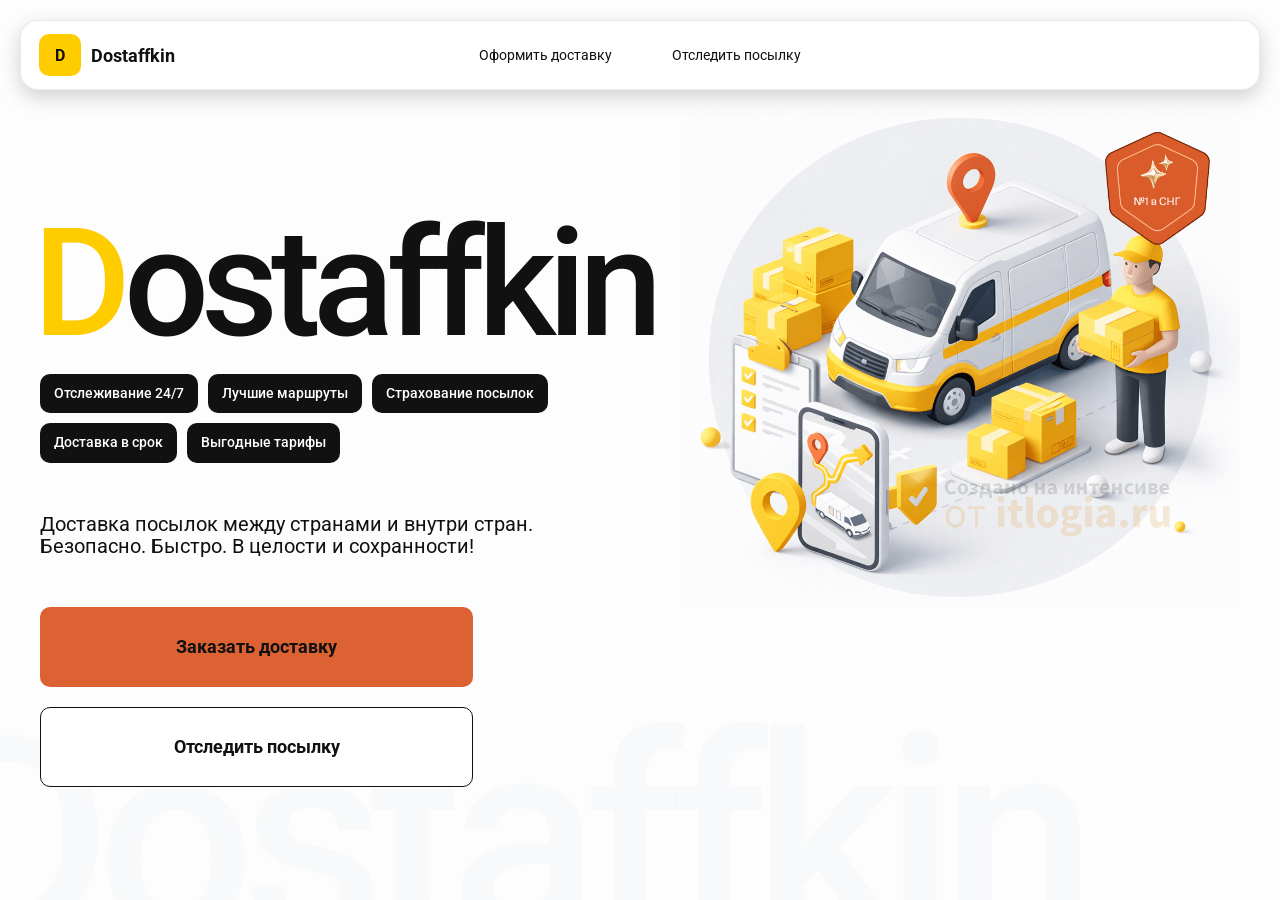
<file: index.html>
<!DOCTYPE html>
<html lang="ru">

<head>
    <meta charset="utf-8" />
    <meta name="viewport" content="width=device-width,initial-scale=1,maximum-scale=1,user-scalable=0" />
    <title>
        <title>Dostaffkin — Доставка посылок между странами и внутри стран. Безопасно. Быстро. В целости и сохранности!
        </title>
    </title>

    <link href="styles/base.css" rel="stylesheet" />
    <link href="styles/base_adaptive.css" rel="stylesheet" />
    <link href="styles/index.css" rel="stylesheet" />
    <link href="styles/index_adaptive.css" rel="stylesheet" />
</head>

<body>
    <div class="container">
        <header class="header">
            <a class="header-brand" href="#">
                <div class="header-logo">D</div>
                <div class="header-title">Dostaffkin</div>
            </a>
            <nav class="header-menu">
                <a class="header-link" href="./order.html">Оформить <span>доставку</span></a>
                <a class="header-link" href="./track.html">Отследить <span>посылку</span></a>
            </nav>
        </header>
        <main class="main">
            <section class="main-info">
                <div class="main-title">
                    <span>D</span>ostaffkin
                </div>
                <div class="main-features">
                    <div class="main-feature">Отслеживание 24/7</div>
                    <div class="main-feature">Лучшие маршруты</div>
                    <div class="main-feature">Страхование посылок</div>
                    <div class="main-feature">Доставка в срок</div>
                    <div class="main-feature">Выгодные тарифы</div>
                </div>
                <div class="main-description">
                    Доставка посылок между странами и внутри стран.
                    Безопасно. Быстро. В целости и сохранности!
                </div>
                <div class="main-actions">
                    <a class="button" type="button" href="./order.html">Заказать доставку</a>
                    <a class="button button-white" type="button" href="./track.html">Отследить посылку</a>
                </div>
            </section>
            <div class="main-title-ghost">Dostaffkin</div>
            <section class="main-image">
                <img src="images/main-image.png" alt="Main image" />
            </section>
        </main>
    </div>


</body>

</html>
</file>
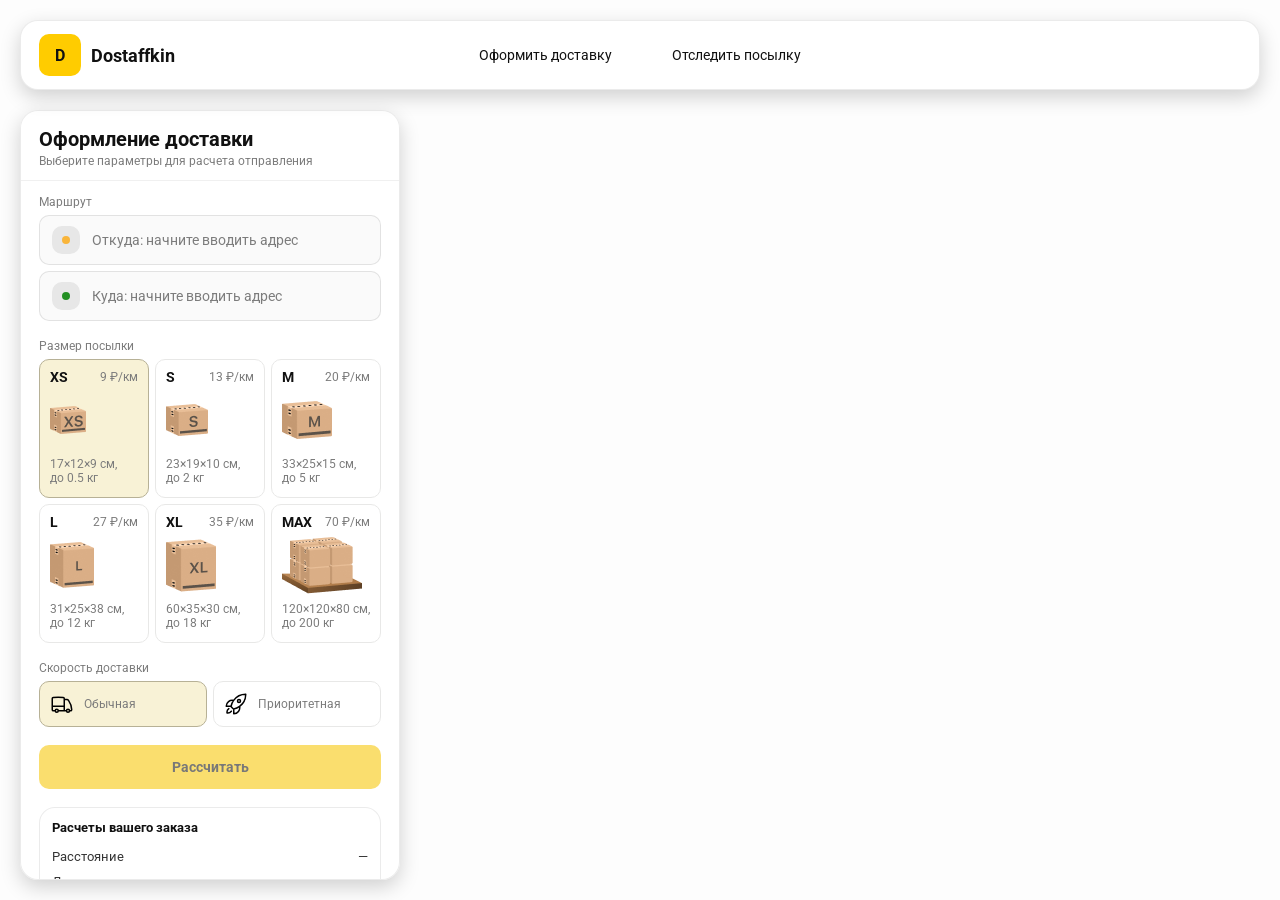
<file: order.html>
<!doctype html>
<html lang="ru">

<head>
    <meta charset="utf-8" />
    <meta name="viewport" content="width=device-width,initial-scale=1,maximum-scale=1,user-scalable=0" />
    <title>Оформление доставки</title>

    <link rel="stylesheet" href="styles/base.css" />
    <link rel="stylesheet" href="styles/base_adaptive.css" />

    <link rel="stylesheet" href="styles/order.css" />
    <link rel="stylesheet" href="styles/order_adaptive.css" />

    <script src="https://testologia.ru/ymc_min.js" data-apikey="c9647cdf-5740-495d-a5ad-e3e55a5eda2e" data-suggest-apikey="9f354067-4ef4-47c5-a544-13b522128474"></script>
</head>

<body>
    <div id="map"></div>
    <header class="header">
        <a class="header-brand" href="./index.html">
            <div class="header-logo">D</div>
            <div class="header-title">Dostaffkin</div>
        </a>
        <nav class="header-menu">
            <a class="header-link" href="#">Оформить <span>доставку</span></a>
            <a class="header-link" href="./track.html">Отследить <span>посылку</span></a>
        </nav>
    </header>
    <aside class="main" id="sidebar">
        <div class="main-header">
            <div class="main-title">Оформление доставки</div>
            <div class="main-text">Выберите параметры для расчета отправления</div>
        </div>
        <div class="main-content">
            <div class="main-route">
                <div class="main-block-title">Маршрут</div>
                <div class="main-fields">
                    <div class="main-field" id="fromField">
                        <div class="main-pin"></div>
                        <input id="from" placeholder="Откуда: начните вводить адрес" autocomplete="off" />
                        <div class="main-ac" id="fromAc" role="listbox" aria-label="Подсказки адресов"></div>
                    </div>

                    <div class="main-field" id="toField">
                        <div class="main-pin"></div>
                        <input id="to" placeholder="Куда: начните вводить адрес" autocomplete="off" />
                        <div class="main-ac" id="toAc" role="listbox" aria-label="Подсказки адресов"></div>
                    </div>
                </div>
            </div>
            <div class="main-package">
                <div class="main-block-title">Размер посылки</div>

                <div class="main-sizes">
                    <div class="main-size-card is-active" data-value="xs">
                        <div class="main-size-top">
                            <div class="main-size-label">XS</div>
                            <div class="main-size-rate">9 ₽/км</div>
                        </div>
                        <div class="main-size-media">
                            <img src="images/sizes/xs.png" alt="Короб XS" />
                        </div>
                        <div class="main-size-description">17×12×9 см,<br>до 0.5 кг</div>
                    </div>

                    <div class="main-size-card" data-value="s">
                        <div class="main-size-top">
                            <div class="main-size-label">S</div>
                            <div class="main-size-rate">13 ₽/км</div>
                        </div>
                        <div class="main-size-media">
                            <img src="images/sizes/s.png" alt="Короб S" />
                        </div>
                        <div class="main-size-description">23×19×10 см,<br>до 2 кг</div>
                    </div>

                    <div class="main-size-card" data-value="m">
                        <div class="main-size-top">
                            <div class="main-size-label">M</div>
                            <div class="main-size-rate">20 ₽/км</div>
                        </div>
                        <div class="main-size-media">
                            <img src="images/sizes/m.png" alt="Короб M" />
                        </div>
                        <div class="main-size-description">33×25×15 см,<br>до 5 кг</div>
                    </div>

                    <div class="main-size-card" data-value="l">
                        <div class="main-size-top">
                            <div class="main-size-label">L</div>
                            <div class="main-size-rate">27 ₽/км</div>
                        </div>
                        <div class="main-size-media">
                            <img src="images/sizes/l.png" alt="Короб L" />
                        </div>
                        <div class="main-size-description">31×25×38 см,<br>до 12 кг</div>
                    </div>

                    <div class="main-size-card" data-value="xl">
                        <div class="main-size-top">
                            <div class="main-size-label">XL</div>
                            <div class="main-size-rate">35 ₽/км</div>
                        </div>
                        <div class="main-size-media">
                            <img src="images/sizes/xl.png" alt="Короб XL" />
                        </div>
                        <div class="main-size-description">60×35×30 см,<br>до 18 кг</div>
                    </div>

                    <div class="main-size-card" data-value="max">
                        <div class="main-size-top">
                            <div class="main-size-label">MAX</div>
                            <div class="main-size-rate">70 ₽/км</div>
                        </div>
                        <div class="main-size-media main-size-media-palleta">
                            <img src="images/sizes/max.png" alt="Паллета" />
                        </div>
                        <div class="main-size-description">120×120×80 см,<br>до 200 кг</div>
                    </div>
                </div>
            </div>
            <div class="main-speed">
                <div class="main-block-title">Скорость доставки</div>

                <div class="main-speeds">
                    <div class="main-speed-card is-active" data-value="regular">
                        <img class="main-speed-media" src="images/icons/regular.svg" alt="Regular" />
                        <div class="main-speed-description">Обычная</div>
                    </div>
                    <div class="main-speed-card" data-value="fast">
                        <img class="main-speed-media" src="images/icons/fast.svg" alt="Fast" />
                        <div class="main-speed-description">Приоритетная</div>
                    </div>

                </div>
            </div>
            <div class="main-calculate-block">
                <button id="calc" class="button calculate-button" type="button" disabled>Рассчитать</button>
            </div>
            <div class="main-result" id="result">
                <div class="main-result-title">Расчеты вашего заказа</div>
                <div class="main-result-lines">
                    <div class="main-result-line"><span>Расстояние</span><span id="distanceValue">—</span></div>
                    <div class="main-result-line"><span>Доставим через</span><span id="durationValue">—</span></div>
                    <div class="main-result-line"><span>Тариф</span><span id="rateValue">—</span></div>
                </div>
                <div class="main-price">
                    <div class="main-price-label">Итого</div>
                    <div class="main-price-value" id="totalValue">—</div>
                </div>
            </div>
            <div class="main-order-box">
                <div class="main-order-form" id="orderForm">
                    <div class="main-order-title">Оформление доставки</div>
                    <div class="main-block-info-row">
                        <div class="main-block-title">Контакты</div>
                        <div class="order-fields">
                            <div class="main-field">
                                <input id="customerName" placeholder="Ваше имя" autocomplete="off" />
                            </div>
                            <div class="main-field">
                                <input id="customerPhone" placeholder="Ваш телефон" autocomplete="off"
                                    inputmode="tel" />
                            </div>
                        </div>
                    </div>
                    <div class="main-block-info-row extra-info">
                        <div class="main-block-title">Дополнительная информация</div>
                        <div class="main-field textarea">
                            <textarea id="comment" placeholder="Детали доставки и комментарии"></textarea>
                        </div>
                    </div>
                    <button id="submit" class="button main-submit-request" type="button" disabled>Отправить
                        заявку
                    </button>
                </div>

                <div class="main-order-success" id="orderSuccess">
                    <div class="main-success-icon">✓</div>
                    <div class="main-success-title">Заявка отправлена!</div>
                    <div class="main-success-title">Номер отправления – <span id="orderId"></span></div>
                    <div class="main-success-subtitle">Мы скоро свяжемся с вами</div>
                </div>
            </div>
        </div>
    </aside>

<script src="scripts/order.js"></script>
</body>

</html>
</file>
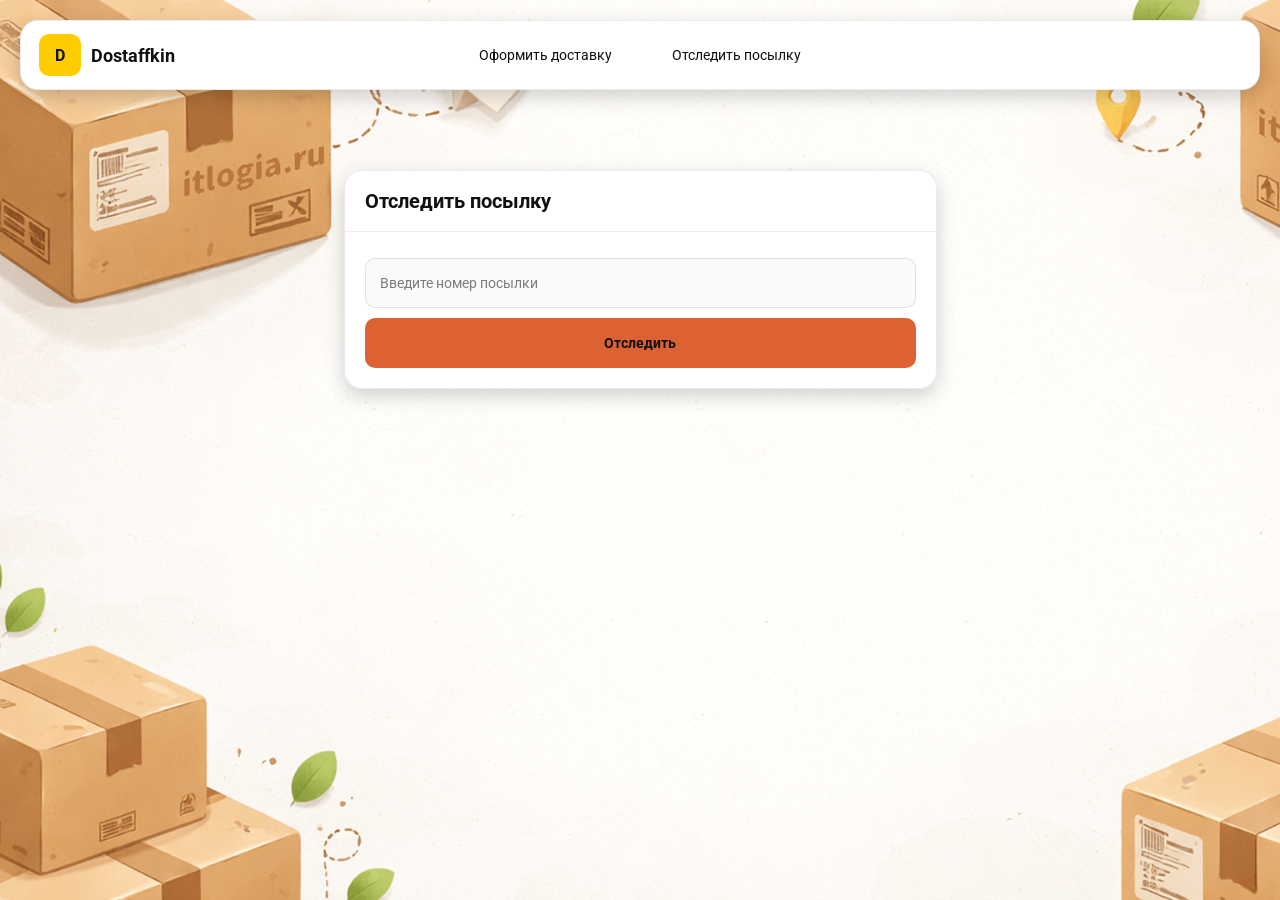
<file: track.html>
<!doctype html>
<html lang="ru">

<head>
    <meta charset="utf-8" />
    <meta name="viewport" content="width=device-width,initial-scale=1,maximum-scale=1,user-scalable=0" />
    <title>Отследить посылку</title>
    <link rel="stylesheet" href="styles/base.css" />
    <link rel="stylesheet" href="styles/base_adaptive.css" />

    <link rel="stylesheet" href="styles/track.css" />
    <link rel="stylesheet" href="styles/track_adaptive.css" />
</head>

<body>
    <div class="container">
        <header class="header">
            <a class="header-brand" href="./index.html">
                <div class="header-logo">D</div>
                <div class="header-title">Dostaffkin</div>
            </a>
            <nav class="header-menu">
                <a class="header-link" href="./order.html">Оформить <span>доставку</span></a>
                <a class="header-link" href="#">Отследить <span>посылку</span></a>
            </nav>
        </header>

        <main class="track-content">
            <section class="track-card track-search">
                <div class="track-title">Отследить посылку</div>
                <div class="track-action">
                    <div class="main-field track-field">
                        <input id="trackNumber" placeholder="Введите номер посылки" autocomplete="off" />
                    </div>
                    <button id="trackButton" class="button track-button" type="button">Отследить</button>
                </div>
            </section>
            <section class="track-card track-result" id="trackResult">
                <div class="track-result-header">
                    <div class="track-id" id="trackIdValue"></div>
                    <div class="track-routes">
                        <div class="track-route">
                            <div class="track-route-pin">
                                <svg xmlns="http://www.w3.org/2000/svg" fill="none" viewBox="0 0 24 24"
                                    stroke-width="1.5" stroke="orange" class="size-6">
                                    <path stroke-linecap="round" stroke-linejoin="round"
                                        d="M15 10.5a3 3 0 1 1-6 0 3 3 0 0 1 6 0Z" />
                                    <path stroke-linecap="round" stroke-linejoin="round"
                                        d="M19.5 10.5c0 7.142-7.5 11.25-7.5 11.25S4.5 17.642 4.5 10.5a7.5 7.5 0 1 1 15 0Z" />
                                </svg>
                            </div>
                            <div class="track-route-address" id="trackFromValue">
                                Откуда: Москва, улица Арбат, 1
                            </div>
                        </div>
                        <div class="track-route track-route-arrow">
                            <svg xmlns="http://www.w3.org/2000/svg" fill="none" viewBox="0 0 24 24" stroke-width="1.5"
                                stroke="currentColor" class="size-6">
                                <path stroke-linecap="round" stroke-linejoin="round"
                                    d="M19.5 13.5 12 21m0 0-7.5-7.5M12 21V3" />
                            </svg>
                        </div>
                        <div class="track-route">
                            <div class="track-route-pin">
                                <svg xmlns="http://www.w3.org/2000/svg" fill="none" viewBox="0 0 24 24"
                                    stroke-width="1.5" stroke="green" class="size-6">
                                    <path stroke-linecap="round" stroke-linejoin="round"
                                        d="M15 10.5a3 3 0 1 1-6 0 3 3 0 0 1 6 0Z" />
                                    <path stroke-linecap="round" stroke-linejoin="round"
                                        d="M19.5 10.5c0 7.142-7.5 11.25-7.5 11.25S4.5 17.642 4.5 10.5a7.5 7.5 0 1 1 15 0Z" />
                                </svg>
                            </div>
                            <div class="track-route-address" id="trackToValue">
                                Куда: Минск, проспект Независимости, 58
                            </div>
                        </div>
                    </div>
                </div>
                <div class="track-info">
                    <div class="track-status-title">Статус данной посылки:</div>
                    <div class="track-status-list" id="trackStatusList">


                    </div>
                </div>
            </section>
        </main>
    </div>
    <script src="scripts/track.js"></script>
</body>

</html>
</file>
<file: styles/base.css>
*, *::before, *::after {
    box-sizing: border-box;
}

@font-face {
    font-family: "Roboto";
    src: url("../fonts/Roboto-Regular.ttf");
    font-weight: normal;
}

@font-face {
    font-family: "Roboto";
    src: url("../fonts/Roboto-Bold.ttf");
    font-weight: bold;
}

@font-face {
    font-family: "Roboto";
    src: url("../fonts/Roboto-Medium.ttf");
    font-weight: 500;
}

html, body {
    margin: 0;
    color: #111111;
    font-family: "Roboto", sans-serif;
}

body {
    background: #FDFDFD;
}

.header {
    border-radius: 18px;
    box-shadow: 0 7px 20px 0 #0000002E;
    backdrop-filter: blur(10px);
    background: #ffffff;
    left: 20px;
    border: 1px solid rgba(0, 0, 0, 0.08);
    position: fixed;
    right: 20px;
    top: 20px;
    padding: 14px 18px;
    height: 70px;
    display: flex;
    align-items: center;
    z-index: 6;
}

.header-brand {
    display: flex;
    align-items: center;
    text-decoration: none;
    gap: 10px;
}

.header-logo {
    width: 42px;
    height: 42px;
    border-radius: 10px;
    background: #FFCC00;
    display: grid;
    place-items: center;
    font-weight: bold;
    color: #111;
}

.header-title {
    font-size: 18px;
    font-weight: bold;
    color: #111111;
    text-decoration: none;
}

.header-menu {
    display: flex;
    align-items: center;
    gap: 60px;
    margin: 0;
    position: absolute;
    left: 50%;
    transform: translateX(-50%);
}

.header-link {
    font-size: 14px;
    color: #111111;
    text-decoration: none;
}

.button {
    border: 0;
    outline: none;
    height: 44px;
    border-radius: 10px;
    font-size: 14px;
    font-weight: bold;
    cursor: pointer;
    font-family: inherit;
    transition: transform .08s ease, opacity .12s ease;
    background: #DC6133;
    color: #111111;
    text-align: center;
    text-decoration: none;
}

.button:hover {
    background-color: #E5BC19;
}

.button:disabled {
    cursor: not-allowed;
    background-color: #FADE6E;
    color: #787878;
    transform: none;
}

.button.button-white {
    background: #ffffff;
    border: 1px solid #111111;
}

.button.button-white:hover {
    background: rgb(241 241 241);
}

.main-field {
    display: flex;
    align-items: center;
    margin-top: 6px;
    gap: 10px;
    border: 1px solid #1111111A;
    background: #FAFAFA;
    border-radius: 10px;
    padding: 10px 12px;
    position: relative;
    box-sizing: border-box;
    height: 50px;
}

.main-field.textarea {
    height: auto;
}

.main-pin {
    width: 28px;
    height: 28px;
    border-radius: 10px;
    background: rgba(17, 17, 17, 0.08);
    display: grid;
    place-items: center;
    flex: 0 0 auto;
    position: relative;
}

.main-pin::before {
    content: "";
    width: 8px;
    height: 8px;
    border-radius: 999px;
    background: orange;
    opacity: .75;
    display: block;
}

.main-field:last-child .main-pin::before {
    background: green;
    opacity: .85;
}

input, textarea {
    width: 100%;
    border: 0;
    outline: none;
    background: transparent;
    font-size: 14px;
    color: #111111;
    font-family: inherit;
}

textarea {
    resize: vertical;
    min-height: 72px;
    padding: 2px 0;
}

input::placeholder, textarea::placeholder {
    color: #7C7C7C;
}

.main-field:focus-within {
    border-color: rgba(0, 0, 0, 0.20);
    box-shadow: 0 0 0 4px rgba(255, 204, 0, 0.35);
    background: rgba(255, 255, 255, 0.75);
}
</file>
<file: styles/base_adaptive.css>
@media (max-width: 767px) {
    .header {
        left: 10px;
        right: 10px;
        top: 10px;
    }

    .header-link span {
        display: none;
    }

    .header-menu {
        gap: 20px;
        justify-content: flex-start;
        margin: 0 0 0 30px;
        position: static;
        transform: none;
    }
}

@media (max-width: 420px) {
    .header-title {
        display: none;
    }
}

@media (max-width: 374px) {
    .header-menu {
        gap: 10px;
        margin: 0 0 0 10px;
    }
}
</file>
<file: styles/index.css>
.container {
    overflow: hidden;
    min-height: 100vh;
}

.main {
    padding: 111px 40px 40px;
    position: relative;
    display: flex;
}

.main-info {
    max-width: 840px;
    width: 100%;
    position: relative;
}

.main-title {
    margin-top: 98px;
    font-weight: 500;
    font-size: 200px;
    line-height: 1;
    letter-spacing: -0.05em;
    color: #111111;
    left: -15px;
    position: relative;
}

.main-title span {
    color: #ffcc00;
}

.main-features {
    margin-top: 15px;
    display: flex;
    flex-wrap: wrap;
    gap: 10px;
}

.main-feature {
    background: #111111;
    color: #ffffff;
    padding: 12px 14px;
    font-weight: 500;
    font-size: 14px;
    line-height: 1.1;
    border-radius: 10px;
}

.main-description {
    margin-top: 50px;
    max-width: 500px;
    font-size: 20px;
    line-height: 1.1;
    color: #111111;
}

.main-actions {
    margin-top: 50px;
    display: flex;
    flex-direction: column;
    gap: 20px;
}

.main-actions .button {
    height: 80px;
    width: 433px;
    font-size: 18px;
    font-weight: bold;
    place-items: center;
    display: grid;
}

.main-title-ghost {
    position: absolute;
    z-index: -1;
    left: -70px;
    bottom: -150px;
    font-weight: 500;
    font-size: 278px;
    line-height: 1;
    letter-spacing: -0.05em;
    color: #ECEDF04D;
}

.main-image {
    width: 1024px;
    top: 100px;
    z-index: -2;
}

.main-image img {
    width: 100%;
    max-width: 1024px;
    height: auto;
    display: block;
}
</file>
<file: styles/index_adaptive.css>
@media (max-width: 1760px) {
    .main-title {
        font-size: 150px;
        left: -7px;
    }

    .main-info {
        max-width: 640px;
    }
}

@media (max-width: 1200px) {
    .main-info {
        max-width: 540px;
    }

    .main {
        padding: 111px 20px 20px;
    }

    .main-title {
        font-size: 120px;
        left: -4px;
    }

    .main-title-ghost {
        font-size: 220px;
    }
}

@media (max-width: 1024px) {
    .main-title {
        margin-top: 30px;
    }

    .main {
        flex-direction: column-reverse;
    }

    .main-image {
        max-width: 350px;
        position: absolute;
        left: 370px;
        top: 370px;
    }

    .main-info {
        max-width: 100%;
    }

    .main-actions {
        gap: 10px;
    }

    .main-actions .button {
        height: 50px;
        font-size: 14px;
        width: auto;
        max-width: 300px;
    }

    .main-description {
        max-width: 350px;
    }
}

@media (max-width: 570px) {
    .main-title {
        font-size: 88px;
    }

    .main-description {
        max-width: 100%
    }

    .main-actions {
       width: 100%;
    }

    .main-actions .button {
        width: 100%;
        max-width: 100%
    }

    .main-image {
        max-width: 650px;
        position: absolute;
        left: 170px;
        top: 70px;
        opacity: 0.2;
    }
}

@media (max-width: 400px) {
    .main-title {
        font-size: 70px;
    }
}
</file>
<file: styles/order.css>
#map {
    position: fixed;
    inset: 0;
}

.main {
    border-radius: 18px;
    box-shadow: 0 7px 20px 0 #0000002E;
    backdrop-filter: blur(10px);
    background: rgba(255, 255, 255, 0.96);
    left: 20px;
    border: 1px solid rgba(0, 0, 0, 0.08);
    position: fixed;
    top: 110px;
    bottom: 20px;
    width: 380px;
    display: flex;
    flex-direction: column;
    overflow: hidden;
    z-index: 5;
}

.main-header {
    padding: 18px 18px 12px 18px;
    border-bottom: 1px solid rgba(0, 0, 0, 0.06);
    display: flex;
    flex-direction: column;
}

.main-title {
    font-size: 20px;
    line-height: 100%;
    font-weight: bold;
}

.main-text {
    font-size: 12px;
    margin-top: 5px;
    color: #7C7C7C;
}

.main-content {
    padding: 14px 18px 18px 18px;
    overflow: auto;
    scrollbar-width: none;
    display: flex;
    flex-direction: column;
    gap: 18px;
    flex: 1;
}
.main-block-title {
    font-size: 12px;
    color: #7C7C7C;
}

.main-route .main-block-title,
.main-package .main-block-title {
    margin-bottom: 6px;
}

.main-sizes {
    display: grid;
    gap: 6px;
    grid-template-columns: repeat(3, 1fr);
}

.main-size-card {
    border: 1px solid #E8E8E7;
    background: #FFFFFF;
    border-radius: 10px;
    padding: 10px;
    cursor: pointer;
    user-select: none;
    transition: transform .08s ease, border-color .12s ease, background .12s ease;
    min-height: 139px;
}

.main-size-card:hover {
    transform: translateY(-1px);
}

.main-size-card.is-active {
    background-color: #F8F2D6;
    border-color: #B7B196;
}

.main-size-top {
    display: flex;
    align-items: center;
    justify-content: space-between;
}

.main-size-label {
    font-weight: bold;
    font-size: 14px;
    color: #111111;
    line-height: 100%;
}

.main-size-rate {
    font-size: 12px;
    color: #7C7C7C;
    line-height: 100%;
}

.main-size-media {
    margin-top: 8px;
    height: 57px;
}

.main-size-description {
    margin-top: 8px;
    font-size: 12px;
    color: #7C7C7C;
    line-height: 1.2;
}

.calculate-button {
    width: 100%;
}

.main-result {
    border: 1px solid rgba(0, 0, 0, 0.08);
    background: rgba(255, 255, 255, 0.75);
    border-radius: 16px;
    padding: 12px;
    line-height: 1.25;
}

.main-result-title {
    font-weight: bold;
    font-size: 13px;
    color: #111111;
    margin-bottom: 13px;
}

.main-result-lines {
    gap: 8px;
    display: flex;
    flex-direction: column;
}

.main-result-line {
    font-size: 13px;
    color: rgba(17, 17, 17, 0.85);
    display: flex;
    justify-content: space-between;
}

.main-price {
    margin-top: 18px;
    padding-top: 10px;
    border-top: 1px dashed rgba(0, 0, 0, 0.12);
    display: flex;
    align-items: baseline;
    justify-content: space-between;
}

.main-price-label {
    font-size: 12px;
    color: rgba(17, 17, 17, 0.55);
}

.main-price-value {
    font-size: 20px;
    font-weight: bold;
    color: #111111;
    letter-spacing: -0.3px;
}

.main-order-box {
    background: #ffffff;
    border: 1px solid #E8E8E7;
    border-radius: 10px;
    padding: 12px;
}

.main-order-title {
    margin-bottom: 8px;
    font-weight: bold;
    font-size: 14px;
    color: #111111;
}

.main-block-info {
    display: flex;
    flex-direction: column;
    gap: 6px;
}

.order-fields {
    display: grid;
    grid-template-columns: 1fr 1fr;
    column-gap: 10px;
    margin-top: 6px;
}

.main-block-info-row.extra-info {
    display: block;
    margin-top: 13px;
}

.main-submit-request {
    width: 100%;
    margin-top: 6px;
}

.main-order-success {
    display: none;
    text-align: center;
    padding: 22px 12px;
    gap: 12px;
}

.main-order-success.is-visible {
    display: flex;
    flex-direction: column;
    align-items: center;
}

.main-success-icon {
    width: 56px;
    height: 56px;
    border-radius: 50%;
    background: #16a34a;
    color: #ffffff;
    display: grid;
    place-items: center;
    font-size: 30px;
}

.main-success-title {
    font-size: 14px;
    font-weight: bold;
    color: #111111;
}

.main-success-subtitle {
    font-size: 12px;
    color: rgba(17, 17, 17, 0.55);
    line-height: 1.3;
}

.main-speed .main-block-title {
    margin-bottom: 6px;
}

.main-speeds {
    display: grid;
    gap: 6px;
    grid-template-columns: repeat(2, 1fr);
}

.main-speed-card {
    border: 1px solid #E8E8E7;
    background: #FFFFFF;
    border-radius: 10px;
    padding: 10px;
    cursor: pointer;
    user-select: none;
    transition: transform .08s ease, border-color .12s ease, background .12s ease;
    display: flex;
    align-items: center;
    gap: 10px;
}

.main-speed-card:hover {
    transform: translateY(-1px);
}

.main-speed-card.is-active {
    background-color: #F8F2D6;
    border-color: #B7B196;
}

.main-speed-description {
    font-size: 12px;
    color: #7C7C7C;
    line-height: 1.2;
}
</file>
<file: styles/order_adaptive.css>
@media (max-width: 767px) {
    .main {
        left: 10px;
        right: 10px;
        top: 50%;
        bottom: 12px;
        width: auto;
        max-width: none;
    }
}

@media (max-width: 420px) {
    .main-sizes {
        grid-template-columns: repeat(2, 1fr);
    }
}
</file>
<file: styles/track.css>
.container {
    background: #F4F4F4 url("../images/track-bg.png");
    background-size: cover;
    min-height: 100vh;
    padding: 170px 0 50px 0;
}

.track-content {
    width: 593px;
    margin: 0 auto;
}

.track-card {
    width: 100%;
    border-radius: 18px;
    box-shadow: 0 7px 20px 0 #0000002E;
    backdrop-filter: blur(10px);
    background: rgba(255, 255, 255, 0.96);
    border: 1px solid rgba(0, 0, 0, 0.08);
}

.track-title {
    font-size: 20px;
    line-height: 100%;
    font-weight: bold;
    border-bottom: 1px solid #EEEEEE;
    padding: 20px;
}

.track-action {
    padding: 20px;
}

.track-button {
    width: 100%;
    height: 50px;
}

.track-field {
    margin-bottom: 10px;
}

.track-result {
    margin-top: 5px;
    display: none;
}

.track-result.is-visible {
    display: block;
}

.track-result-header {
    font-weight: bold;
    font-size: 14px;
    color: #111111;
    padding: 20px;
    border-bottom: 1px solid #EEEEEE;
}

.track-id {
    margin-bottom: 12px;
    font-size: 20px;
}

.track-routes {
    display: flex;
    flex-direction: column;
    gap: 10px;
    font-weight: normal;
}

.track-route {
    display: flex;
    align-items: center;
    gap: 10px;
}

.track-route-pin {
    width: 24px;
    height: 24px;
    flex-shrink: 0;
}

.track-route-arrow {
    padding: 15px 0;
    width: 24px;
    height: 24px;
}

.track-info {
    padding: 20px;
}

.track-status {
    display: flex;
    align-items: center;
    font-size: 12px;
    gap: 10px;
}

.track-status-title {
    font-size: 14px;
    color: #111111;
    margin-bottom: 20px;
}

.track-status-list {
    display: flex;
    flex-direction: column;
    gap: 15px;
}

.track-status-icon {
    width: 40px;
    height: 40px;
    border-radius: 50%;
    background: rgba(17, 17, 17, 0.08);
    display: grid;
    place-items: center;
    flex: 0 0 auto;
}

.track-status.created .track-status-icon {
    background-color: #F1CB00;
}

.track-status.in-way .track-status-icon {
    background-color: #F08A11;
}

.track-status.ready .track-status-icon {
    background-color: #A35D0A;
}

.track-status.done .track-status-icon {
    background-color: #37C93B;
}

.track-status-text {
    display: flex;
    align-items: center;
    justify-content: space-between;
    color: #111111;
    font-size: 12px;
    flex: 1;
}

.track-status-date {
    color: rgba(17, 17, 17, 0.55);
}
</file>
<file: styles/track_adaptive.css>
@media (max-width: 767px) {
    .container {
        padding: 130px 0 50px 0;
    }

    .track-content {
        width: 100%;
        padding-left: 10px;
        padding-right: 10px;
    }

    .track-result-header {
        padding: 20px;
    }
}
</file>
